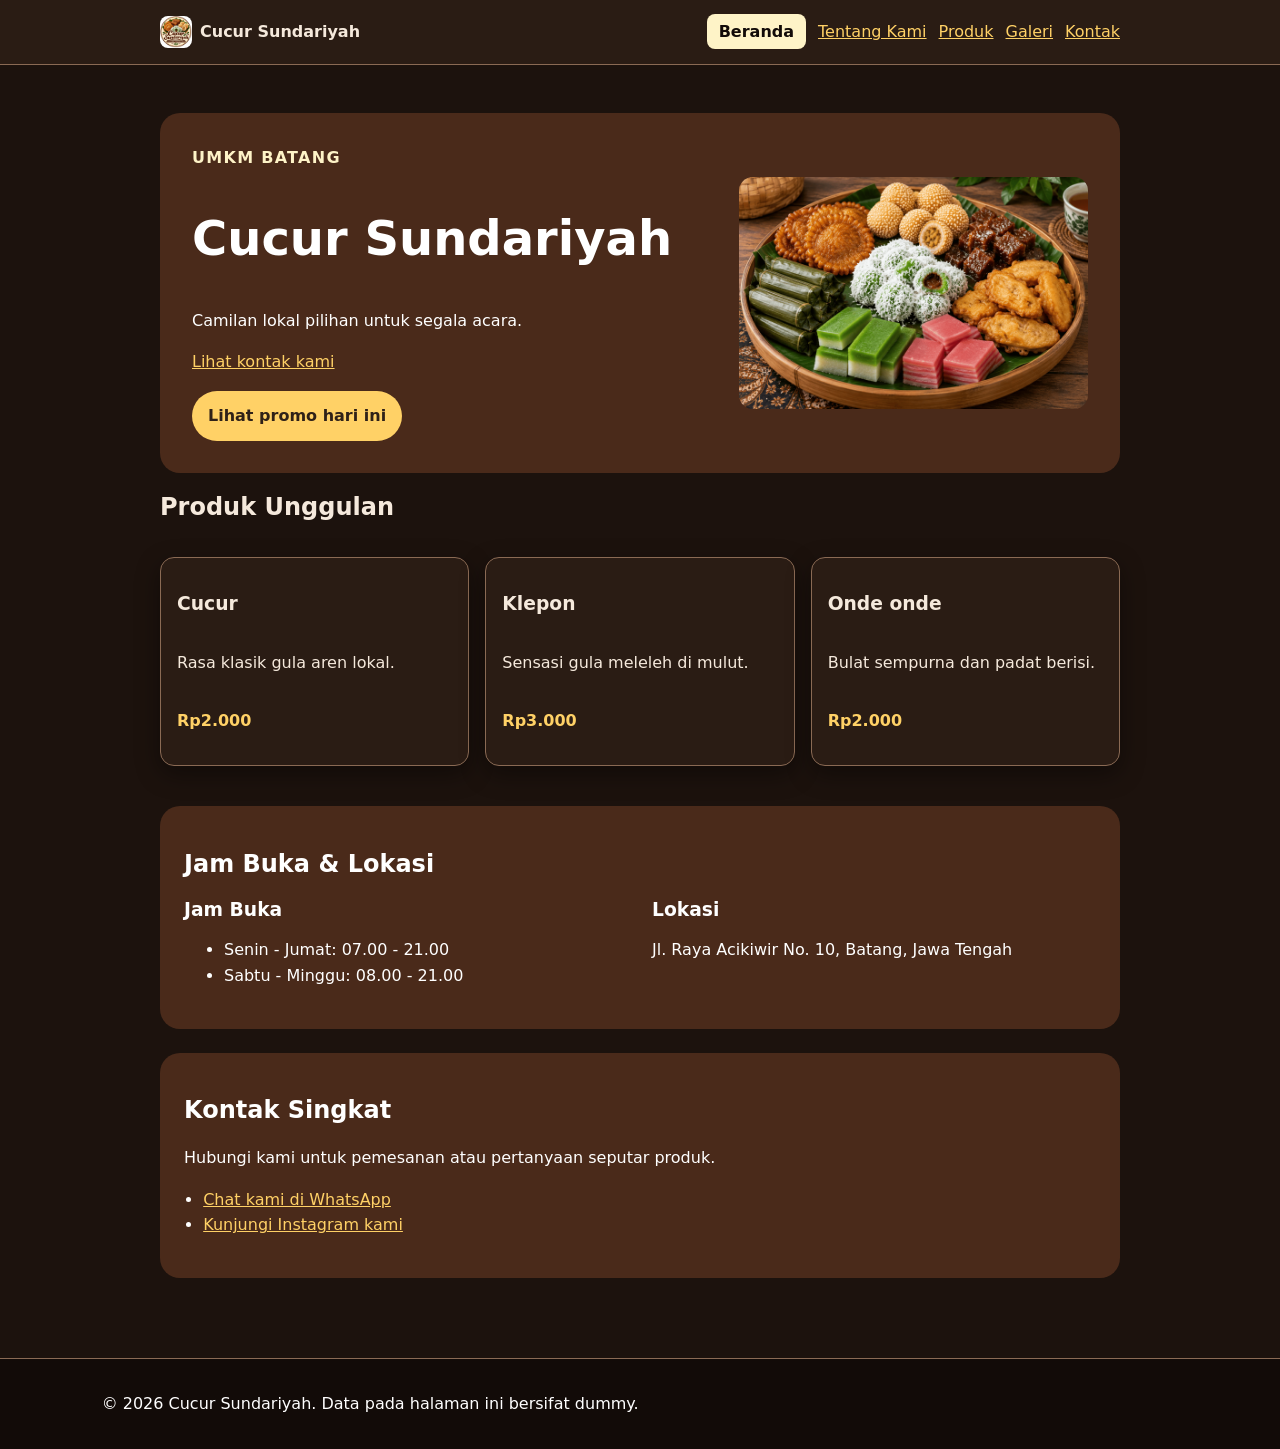
<file: index.html>
<!doctype html>
<html lang="id">
  <head>
    <meta charset="utf-8" />
    <meta name="viewport" content="width=device-width, initial-scale=1" />
    <title>Cucur Sundariyah - Website UMKM</title>
    <link rel="stylesheet" href="css/style.css" />
    <script src="js/app.js" defer></script>
  </head>
  <body>
    <a class="skip-link" href="#konten">Lewati ke konten utama</a>
    <header class="site-header">
      <nav class="nav" aria-label="Navigasi utama">
        <a class="brand" href="index.html">
          <img
            src="assets/images/logo-umkm.jpeg"
            alt=""
            width="32"
            height="32"
          />
          Cucur Sundariyah
        </a>
        <button
          class="nav-toggle"
          type="button"
          aria-expanded="false"
          aria-controls="menu-utama"
          aria-label="Menu navigasi"
        >
          <span class="nav-toggle-bar" aria-hidden="true"></span>
        </button>
        <ul id="menu-utama">
          <li><a aria-current="page" href="index.html">Beranda</a></li>
          <li><a href="tentang.html">Tentang Kami</a></li>
          <li><a href="produk.html">Produk</a></li>
          <li><a href="galeri.html">Galeri</a></li>
          <li><a href="kontak.html">Kontak</a></li>
        </ul>
      </nav>
    </header>

    <main id="konten" class="page">
      <section class="hero" aria-labelledby="hero-title">
        <div class="hero-content">
          <p class="eyebrow">UMKM Batang</p>
          <h1 id="hero-title">Cucur Sundariyah</h1>
          <p>Camilan lokal pilihan untuk segala acara.</p>
          <p><a href="#kontak">Lihat kontak kami</a></p>
          <button id="promoButton" type="button">Lihat promo hari ini</button>
        </div>
        <img
          class="hero-image"
          src="assets/images/foto-jajanan.png"
          alt="Aneka jajanan lokal yang tersedia di toko kami"
          width="1536"
          height="1024"
        />
      </section>

      <section aria-labelledby="produk-title">
        <h2 id="produk-title">Produk Unggulan</h2>
        <div class="product-list">
          <article class="product-card">
            <h3>Cucur</h3>
            <p>Rasa klasik gula aren lokal.</p>
            <p class="price">Rp2.000</p>
          </article>
          <article class="product-card">
            <h3>Klepon</h3>
            <p>Sensasi gula meleleh di mulut.</p>
            <p class="price">Rp3.000</p>
          </article>
          <article class="product-card">
            <h3>Onde onde</h3>
            <p>Bulat sempurna dan padat berisi.</p>
            <p class="price">Rp2.000</p>
          </article>
        </div>
      </section>

      <section aria-labelledby="info-title" class="info">
        <h2 id="info-title">Jam Buka &amp; Lokasi</h2>
        <div class="info-content">
          <div class="jam">
            <h3>Jam Buka</h3>
            <ul>
              <li>Senin - Jumat: 07.00 - 21.00</li>
              <li>Sabtu - Minggu: 08.00 - 21.00</li>
            </ul>
          </div>
          <div class="lokasi">
            <h3>Lokasi</h3>
            <p>Jl. Raya Acikiwir No. 10, Batang, Jawa Tengah</p>
          </div>
        </div>
      </section>

      <section id="kontak" aria-labelledby="kontak-title" class="info">
        <h2 id="kontak-title">Kontak Singkat</h2>
        <p>Hubungi kami untuk pemesanan atau pertanyaan seputar produk.</p>
        <ul class="kontak-list">
          <li>
            <a href="https://wa.me/6282116013419">Chat kami di WhatsApp</a>
          </li>
          <li>
            <a href="https://instagram.com/cucursundariyah"
              >Kunjungi Instagram kami</a
            >
          </li>
        </ul>
      </section>
    </main>
    <footer class="site-footer">
      <div class="footer-content">
        <p>
          &copy; 2026 Cucur Sundariyah. Data pada halaman ini bersifat dummy.
        </p>
      </div>
    </footer>
    <script src="js/script.js"></script>
  </body>
</html>
</file>
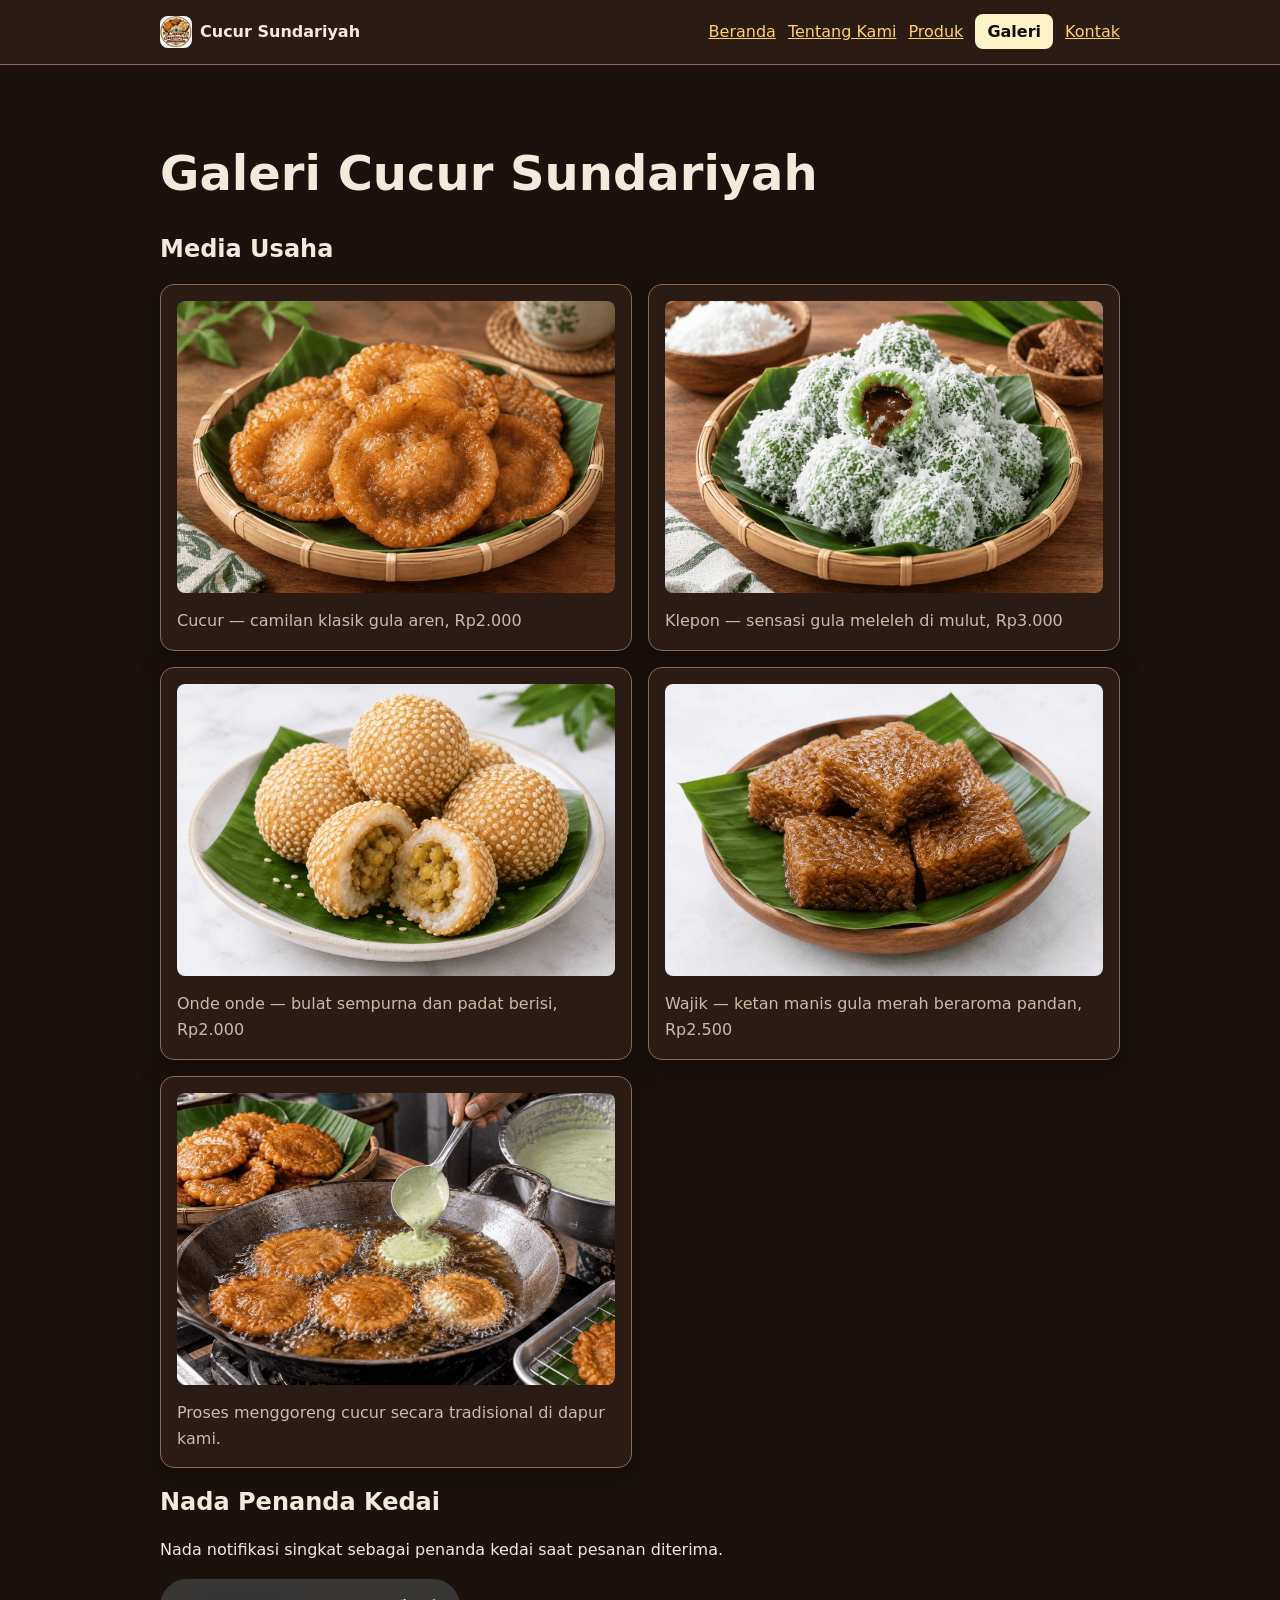
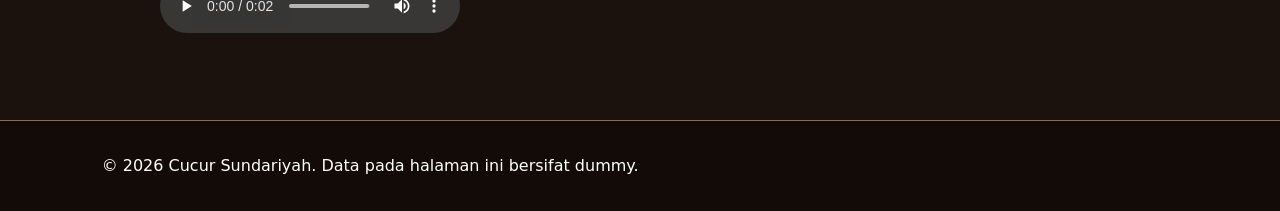
<file: galeri.html>
<!doctype html>
<html lang="id">
  <head>
    <meta charset="utf-8" />
    <meta name="viewport" content="width=device-width, initial-scale=1" />
    <title>Galeri Cucur Sundariyah - Website UMKM</title>
    <link rel="stylesheet" href="css/style.css" />
    <script src="js/app.js" defer></script>
  </head>
  <body>
    <a class="skip-link" href="#konten">Lewati ke konten utama</a>
    <header class="site-header">
      <nav class="nav" aria-label="Navigasi utama">
        <a class="brand" href="index.html">
          <img
            src="assets/images/logo-umkm.jpeg"
            alt=""
            width="32"
            height="32"
          />
          Cucur Sundariyah
        </a>
        <button
          class="nav-toggle"
          type="button"
          aria-expanded="false"
          aria-controls="menu-utama"
          aria-label="Menu navigasi"
        >
          <span class="nav-toggle-bar" aria-hidden="true"></span>
        </button>
        <ul id="menu-utama">
          <li><a href="index.html">Beranda</a></li>
          <li><a href="tentang.html">Tentang Kami</a></li>
          <li><a href="produk.html">Produk</a></li>
          <li><a aria-current="page" href="galeri.html">Galeri</a></li>
          <li><a href="kontak.html">Kontak</a></li>
        </ul>
      </nav>
    </header>
    <main id="konten" class="page">
      <h1>Galeri Cucur Sundariyah</h1>

      <section aria-labelledby="media-title">
        <h2 id="media-title">Media Usaha</h2>
        <div class="gallery-grid">
          <figure class="galeri-item">
            <img
              src="assets/images/cucur.jpeg"
              alt="Cucur dengan taburan gula aren di atas daun pisang"
              width="1500"
              height="1000"
              loading="lazy"
            />
            <figcaption>
              Cucur &mdash; camilan klasik gula aren, Rp2.000
            </figcaption>
          </figure>
          <figure class="galeri-item">
            <img
              src="assets/images/klepon.jpeg"
              alt="Klepon hijau dengan isian gula merah cair"
              width="1500"
              height="1000"
              loading="lazy"
            />
            <figcaption>
              Klepon &mdash; sensasi gula meleleh di mulut, Rp3.000
            </figcaption>
          </figure>
          <figure class="galeri-item">
            <img
              src="assets/images/onde-onde.jpeg"
              alt="Onde onde bertabur wijen berbentuk bulat"
              width="1500"
              height="1000"
              loading="lazy"
            />
            <figcaption>
              Onde onde &mdash; bulat sempurna dan padat berisi, Rp2.000
            </figcaption>
          </figure>
          <figure class="galeri-item">
            <img
              src="assets/images/wajik.jpeg"
              alt="Wajik ketan berbentuk belah ketupat di atas daun pisang"
              width="1500"
              height="1000"
              loading="lazy"
            />
            <figcaption>
              Wajik &mdash; ketan manis gula merah beraroma pandan, Rp2.500
            </figcaption>
          </figure>
          <figure class="galeri-item">
            <img
              src="assets/images/proses-goreng.jpeg"
              alt="Wajan berisi adonan cucur yang sedang digoreng"
              width="1500"
              height="1000"
              loading="lazy"
            />
            <figcaption>
              Proses menggoreng cucur secara tradisional di dapur kami.
            </figcaption>
          </figure>
        </div>
      </section>

      <section aria-labelledby="audio-title">
        <h2 id="audio-title">Nada Penanda Kedai</h2>
        <p id="audio-note">
          Nada notifikasi singkat sebagai penanda kedai saat pesanan diterima.
        </p>
        <audio
          controls
          aria-describedby="audio-note"
          src="assets/audio/notifikasi-toko.mp3"
        >
          Browser Anda tidak mendukung pemutar audio.
        </audio>
      </section>
    </main>
    <footer class="site-footer">
      <p>&copy; 2026 Cucur Sundariyah. Data pada halaman ini bersifat dummy.</p>
    </footer>
  </body>
</html>
</file>
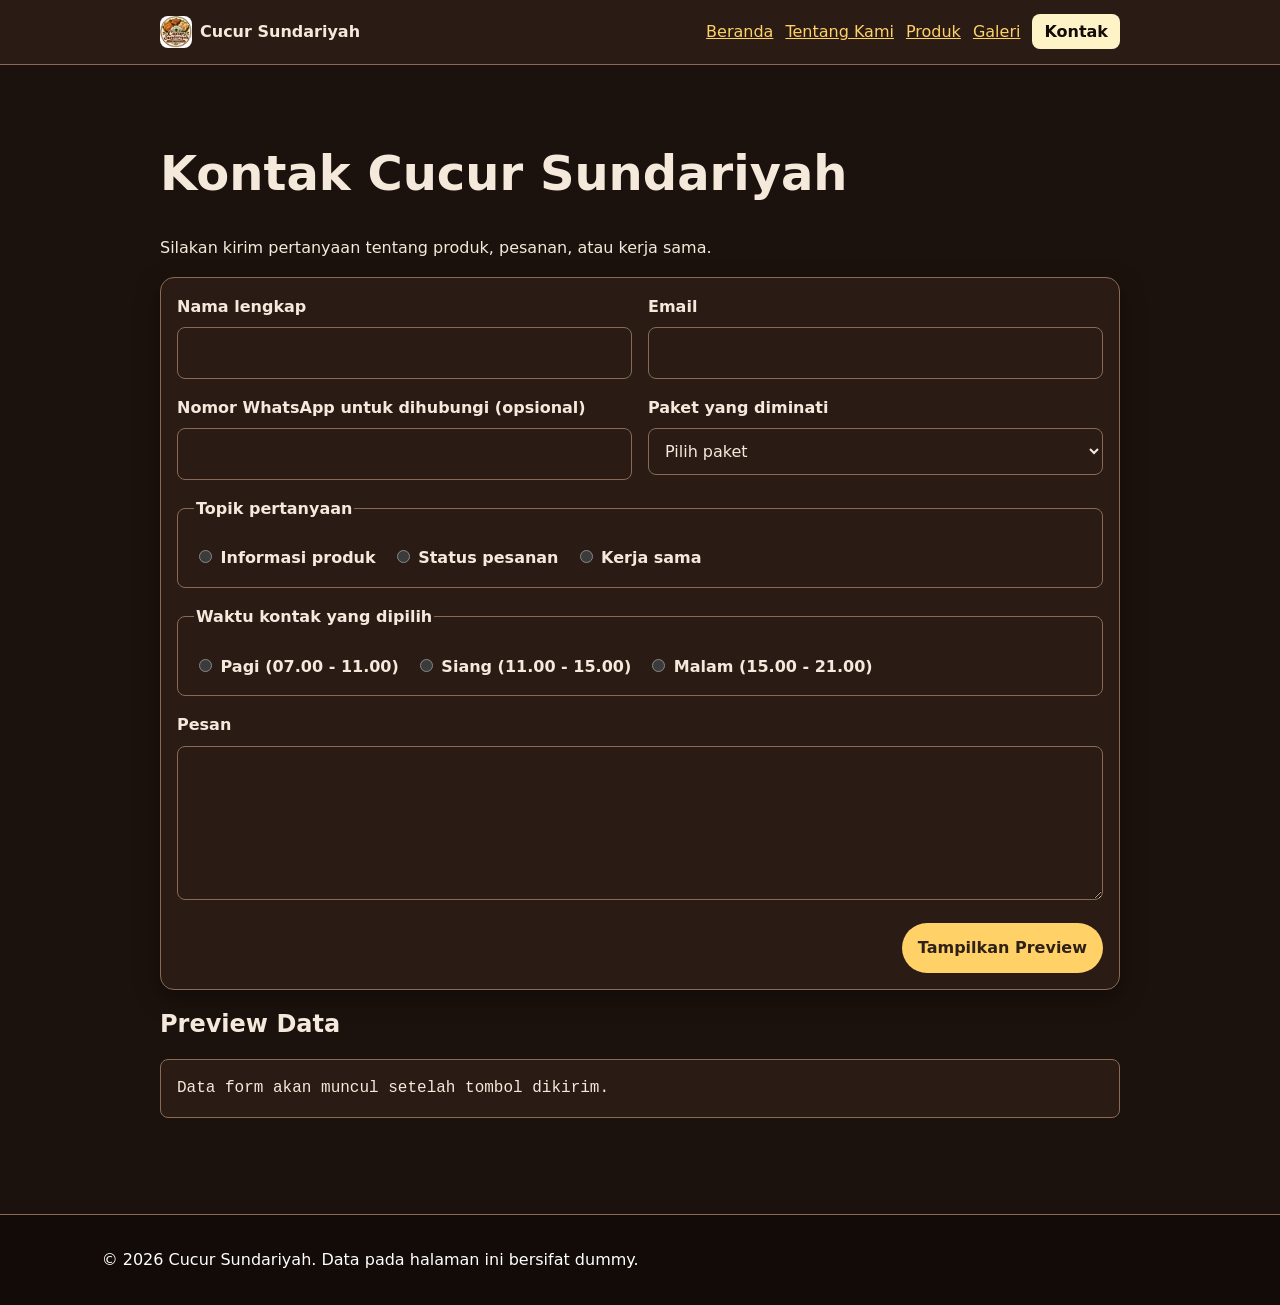
<file: kontak.html>
<!doctype html>
<html lang="id">
  <head>
    <meta charset="utf-8" />
    <meta name="viewport" content="width=device-width, initial-scale=1" />
    <title>Kontak Cucur Sundariyah - Website UMKM</title>
    <link rel="stylesheet" href="css/style.css" />
    <script src="js/app.js" defer></script>
    <script src="js/form.js" defer></script>
  </head>
  <body>
    <a class="skip-link" href="#konten">Lewati ke konten utama</a>
    <header class="site-header">
      <nav class="nav" aria-label="Navigasi utama">
        <a class="brand" href="index.html">
          <img
            src="assets/images/logo-umkm.jpeg"
            alt=""
            width="32"
            height="32"
          />
          Cucur Sundariyah
        </a>
        <button
          class="nav-toggle"
          type="button"
          aria-expanded="false"
          aria-controls="menu-utama"
          aria-label="Menu navigasi"
        >
          <span class="nav-toggle-bar" aria-hidden="true"></span>
        </button>
        <ul id="menu-utama">
          <li><a href="index.html">Beranda</a></li>
          <li><a href="tentang.html">Tentang Kami</a></li>
          <li><a href="produk.html">Produk</a></li>
          <li><a href="galeri.html">Galeri</a></li>
          <li><a aria-current="page" href="kontak.html">Kontak</a></li>
        </ul>
      </nav>
    </header>
    <main id="konten" class="page">
      <h1>Kontak Cucur Sundariyah</h1>
      <p>Silakan kirim pertanyaan tentang produk, pesanan, atau kerja sama.</p>

      <form id="form-kontak" action="#" method="post">
        <div class="form-grid">
          <div class="field">
            <label for="nama">Nama lengkap</label>
            <input
              id="nama"
              name="nama"
              type="text"
              autocomplete="name"
              required
              minlength="3"
            />
          </div>

          <div class="field">
            <label for="email">Email</label>
            <input
              id="email"
              name="email"
              type="email"
              autocomplete="email"
              required
            />
          </div>

          <div class="field">
            <label for="telepon"
              >Nomor WhatsApp untuk dihubungi (opsional)</label
            >
            <input id="telepon" name="telepon" type="tel" autocomplete="tel" />
          </div>

          <div class="field">
            <label for="paket">Paket yang diminati</label>
            <select id="paket" name="paket" required>
              <option value="">Pilih paket</option>
              <option value="harian">Camilan harian</option>
              <option value="acara">Paket acara/hajatan</option>
              <option value="tester">Paket tester</option>
            </select>
          </div>
        </div>

        <fieldset>
          <legend>Topik pertanyaan</legend>
          <div class="radio-group">
            <label
              ><input type="radio" name="topik" value="produk" required />
              Informasi produk</label
            >
            <label
              ><input type="radio" name="topik" value="pesanan" /> Status
              pesanan</label
            >
            <label
              ><input type="radio" name="topik" value="kerja-sama" /> Kerja
              sama</label
            >
          </div>
        </fieldset>

        <fieldset>
          <legend>Waktu kontak yang dipilih</legend>
          <div class="radio-group">
            <label
              ><input type="radio" name="waktu" value="pagi" /> Pagi (07.00 -
              11.00)</label
            >
            <label
              ><input type="radio" name="waktu" value="siang" /> Siang (11.00 -
              15.00)</label
            >
            <label
              ><input type="radio" name="waktu" value="malam" /> Malam (15.00 -
              21.00)</label
            >
          </div>
        </fieldset>

        <div class="field">
          <label for="pesan">Pesan</label>
          <textarea
            id="pesan"
            name="pesan"
            rows="5"
            required
            minlength="10"
          ></textarea>
        </div>

        <div class="form-actions">
          <button type="submit">Tampilkan Preview</button>
        </div>
      </form>

      <section aria-labelledby="preview-title">
        <h2 id="preview-title">Preview Data</h2>
        <pre id="preview-form" aria-live="polite">
Data form akan muncul setelah tombol dikirim.</pre
        >
      </section>
    </main>
    <footer class="site-footer">
      <p>&copy; 2026 Cucur Sundariyah. Data pada halaman ini bersifat dummy.</p>
    </footer>
  </body>
</html>
</file>
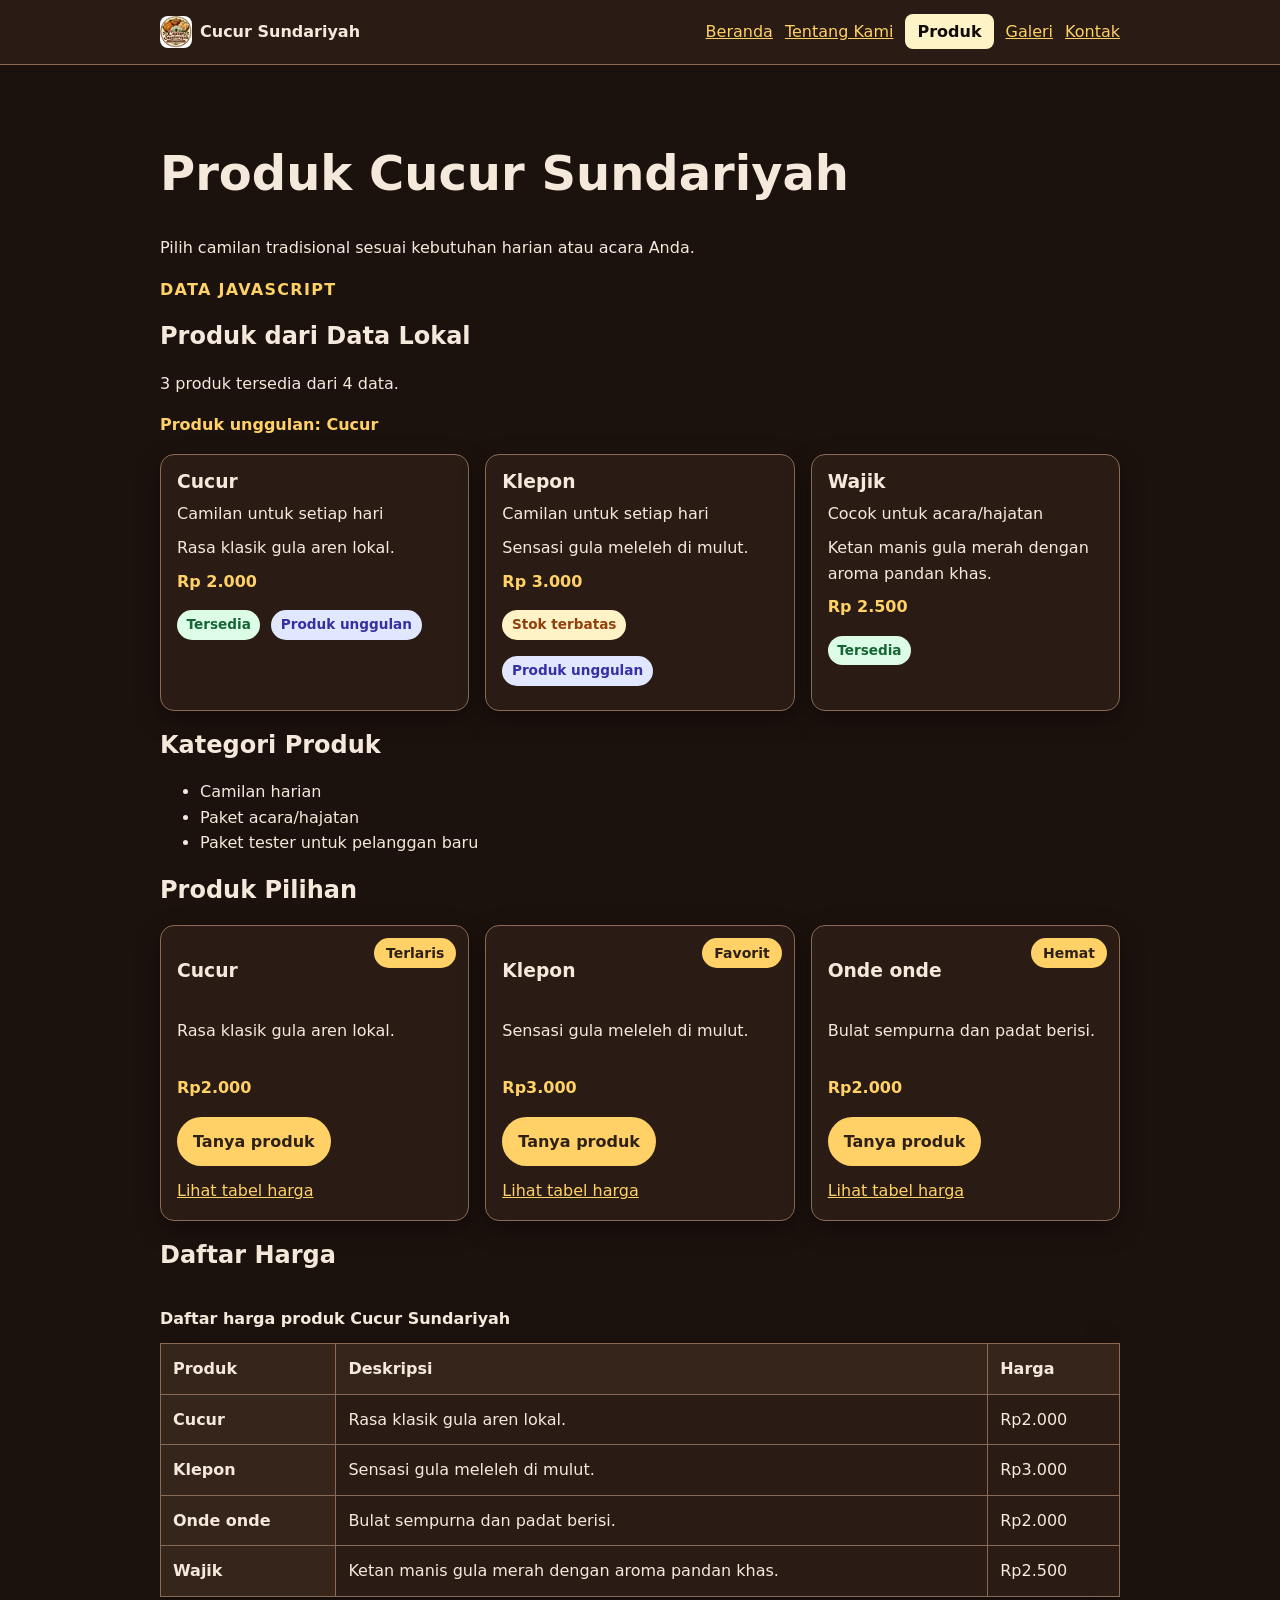
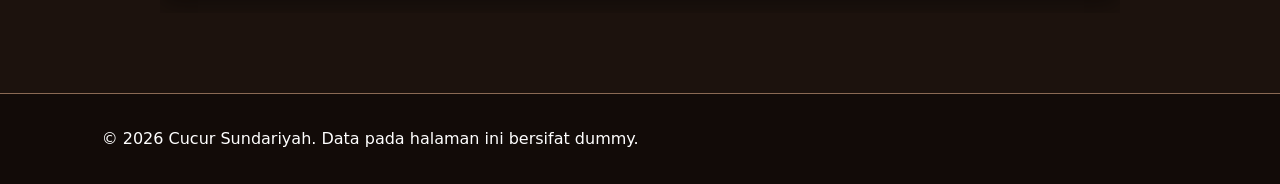
<file: produk.html>
<!doctype html>
<html lang="id">
  <head>
    <meta charset="utf-8" />
    <meta name="viewport" content="width=device-width, initial-scale=1" />
    <title>Produk Cucur Sundariyah - Website UMKM</title>
    <link rel="stylesheet" href="css/style.css" />
    <script src="js/app.js" defer></script>
  </head>
  <body>
    <a class="skip-link" href="#konten">Lewati ke konten utama</a>
    <header class="site-header">
      <nav class="nav" aria-label="Navigasi utama">
        <a class="brand" href="index.html">
          <img
            src="assets/images/logo-umkm.jpeg"
            alt=""
            width="32"
            height="32"
          />
          Cucur Sundariyah
        </a>
        <button
          class="nav-toggle"
          type="button"
          aria-expanded="false"
          aria-controls="menu-utama"
          aria-label="Menu navigasi"
        >
          <span class="nav-toggle-bar" aria-hidden="true"></span>
        </button>
        <ul id="menu-utama">
          <li><a href="index.html">Beranda</a></li>
          <li><a href="tentang.html">Tentang Kami</a></li>
          <li><a aria-current="page" href="produk.html">Produk</a></li>
          <li><a href="galeri.html">Galeri</a></li>
          <li><a href="kontak.html">Kontak</a></li>
        </ul>
      </nav>
    </header>
    <main id="konten" class="page">
      <h1>Produk Cucur Sundariyah</h1>
      <p>Pilih camilan tradisional sesuai kebutuhan harian atau acara Anda.</p>

      <section class="section" aria-labelledby="produk-dinamis-title">
        <div class="section-header">
          <p class="eyebrow">Data JavaScript</p>
          <h2 id="produk-dinamis-title">Produk dari Data Lokal</h2>
          <p id="produk-ringkasan">
            Data produk akan dimuat melalui JavaScript.
          </p>
          <p id="produk-unggulan">
            Produk unggulan akan ditentukan melalui JavaScript.
          </p>
        </div>
        <div id="produk-dinamis" class="js-product-grid"></div>
      </section>

      <section aria-labelledby="kategori-title">
        <h2 id="kategori-title">Kategori Produk</h2>
        <ul>
          <li>Camilan harian</li>
          <li>Paket acara/hajatan</li>
          <li>Paket tester untuk pelanggan baru</li>
        </ul>
      </section>

      <section aria-labelledby="produk-pilihan-title">
        <h2 id="produk-pilihan-title">Produk Pilihan</h2>
        <div class="product-grid">
          <article class="product-card">
            <span class="product-badge">Terlaris</span>
            <h3>Cucur</h3>
            <p>Rasa klasik gula aren lokal.</p>
            <p class="price">Rp2.000</p>
            <div class="card-actions">
              <a class="button" href="kontak.html">Tanya produk</a>
              <a href="#harga-title">Lihat tabel harga</a>
            </div>
          </article>

          <article class="product-card">
            <span class="product-badge">Favorit</span>
            <h3>Klepon</h3>
            <p>Sensasi gula meleleh di mulut.</p>
            <p class="price">Rp3.000</p>
            <div class="card-actions">
              <a class="button" href="kontak.html">Tanya produk</a>
              <a href="#harga-title">Lihat tabel harga</a>
            </div>
          </article>

          <article class="product-card">
            <span class="product-badge">Hemat</span>
            <h3>Onde onde</h3>
            <p>Bulat sempurna dan padat berisi.</p>
            <p class="price">Rp2.000</p>
            <div class="card-actions">
              <a class="button" href="kontak.html">Tanya produk</a>
              <a href="#harga-title">Lihat tabel harga</a>
            </div>
          </article>
        </div>
      </section>

      <section aria-labelledby="harga-title">
        <h2 id="harga-title">Daftar Harga</h2>
        <div
          class="table-scroll"
          role="region"
          aria-labelledby="daftar-harga-caption"
          tabindex="0"
        >
          <table>
            <caption id="daftar-harga-caption">
              Daftar harga produk Cucur Sundariyah
            </caption>
            <thead>
              <tr>
                <th scope="col">Produk</th>
                <th scope="col">Deskripsi</th>
                <th scope="col">Harga</th>
              </tr>
            </thead>
            <tbody>
              <tr>
                <th scope="row">Cucur</th>
                <td>Rasa klasik gula aren lokal.</td>
                <td>Rp2.000</td>
              </tr>
              <tr>
                <th scope="row">Klepon</th>
                <td>Sensasi gula meleleh di mulut.</td>
                <td>Rp3.000</td>
              </tr>
              <tr>
                <th scope="row">Onde onde</th>
                <td>Bulat sempurna dan padat berisi.</td>
                <td>Rp2.000</td>
              </tr>
              <tr>
                <th scope="row">Wajik</th>
                <td>Ketan manis gula merah dengan aroma pandan khas.</td>
                <td>Rp2.500</td>
              </tr>
            </tbody>
          </table>
        </div>
      </section>
    </main>
    <footer class="site-footer">
      <p>&copy; 2026 Cucur Sundariyah. Data pada halaman ini bersifat dummy.</p>
    </footer>
  </body>
</html>
</file>
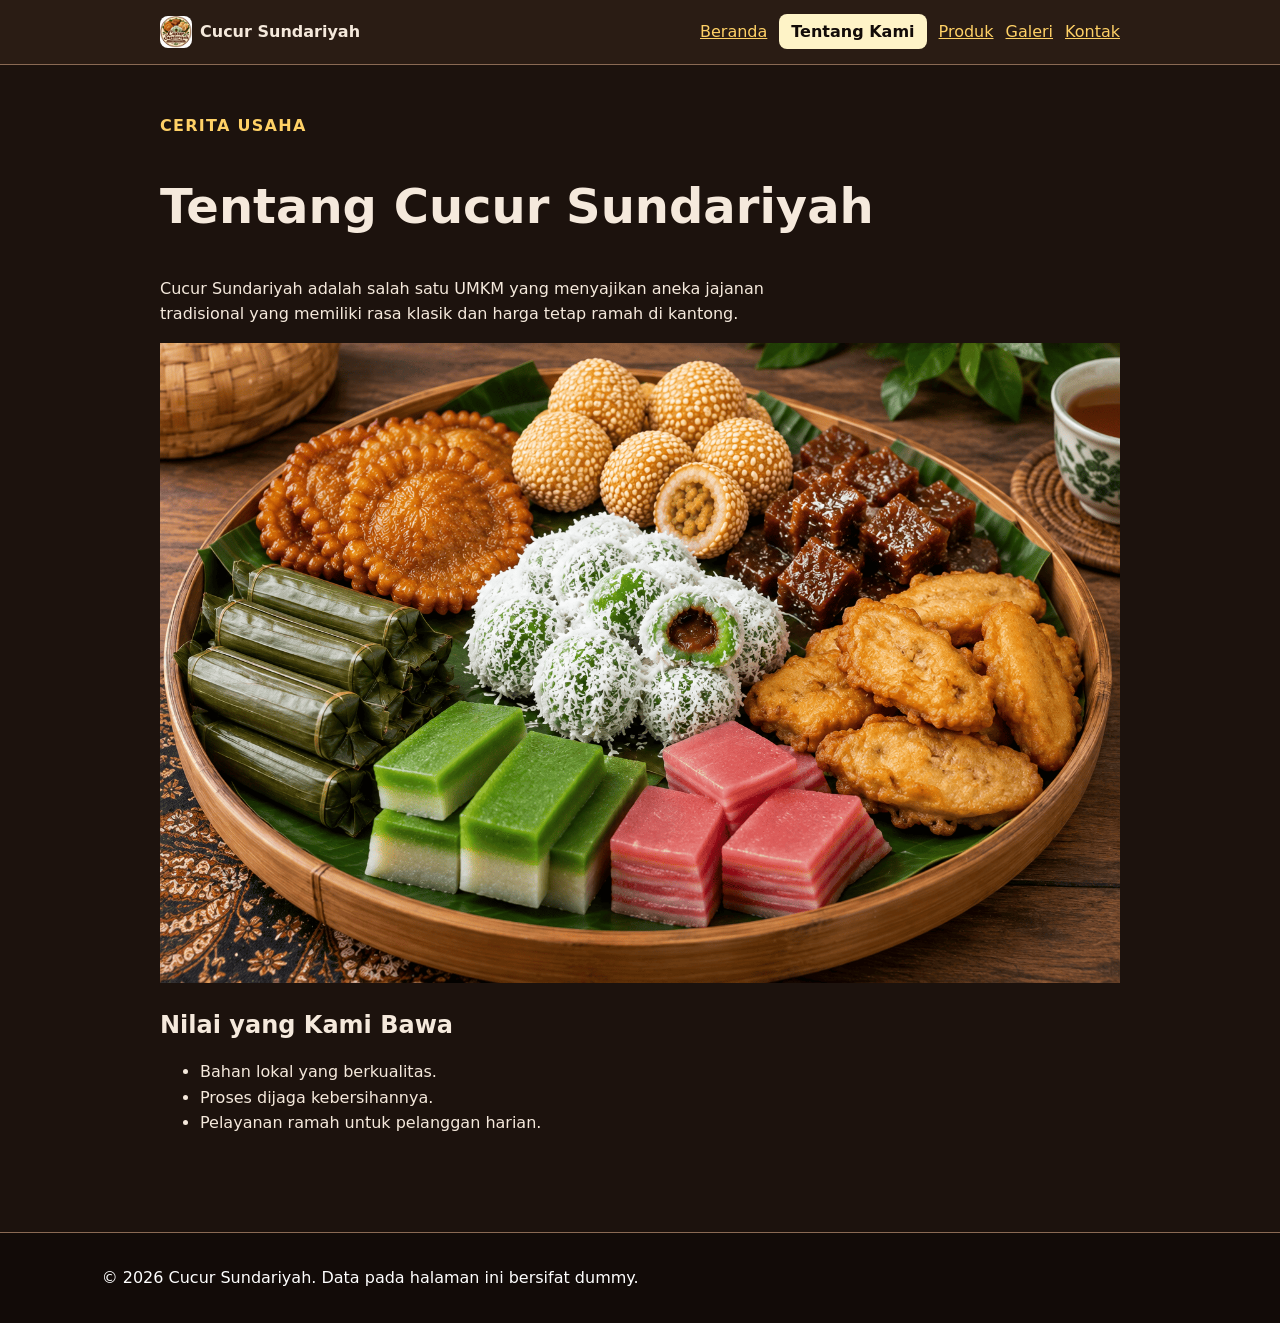
<file: tentang.html>
<!doctype html>
<html lang="id">
  <head>
    <meta charset="utf-8" />
    <meta name="viewport" content="width=device-width, initial-scale=1" />
    <title>Tentang Cucur Sundariyah - Website UMKM</title>
    <link rel="stylesheet" href="css/style.css" />
    <script src="js/app.js" defer></script>
  </head>
  <body>
    <a class="skip-link" href="#konten">Lewati ke konten utama</a>
    <header class="site-header">
      <nav class="nav" aria-label="Navigasi utama">
        <a class="brand" href="index.html">
          <img
            src="assets/images/logo-umkm.jpeg"
            alt=""
            width="32"
            height="32"
          />
          Cucur Sundariyah
        </a>
        <button
          class="nav-toggle"
          type="button"
          aria-expanded="false"
          aria-controls="menu-utama"
          aria-label="Menu navigasi"
        >
          <span class="nav-toggle-bar" aria-hidden="true"></span>
        </button>
        <ul id="menu-utama">
          <li><a href="index.html">Beranda</a></li>
          <li><a aria-current="page" href="tentang.html">Tentang Kami</a></li>
          <li><a href="produk.html">Produk</a></li>
          <li><a href="galeri.html">Galeri</a></li>
          <li><a href="kontak.html">Kontak</a></li>
        </ul>
      </nav>
    </header>
    <main id="konten" class="page">
      <section aria-labelledby="tentang-title">
        <p class="eyebrow">Cerita Usaha</p>
        <h1 id="tentang-title">Tentang Cucur Sundariyah</h1>
        <p>
          Cucur Sundariyah adalah salah satu UMKM yang menyajikan aneka jajanan
          tradisional yang memiliki rasa klasik dan harga tetap ramah di
          kantong.
        </p>
        <img
          src="assets/images/foto-jajanan.png"
          alt="Aneka jajanan lokal yang tersedia di toko kami"
          width="1536"
          height="1024"
          loading="lazy"
        />
      </section>
      <section aria-labelledby="nilai-title">
        <h2 id="nilai-title">Nilai yang Kami Bawa</h2>
        <ul>
          <li>Bahan lokal yang berkualitas.</li>
          <li>Proses dijaga kebersihannya.</li>
          <li>Pelayanan ramah untuk pelanggan harian.</li>
        </ul>
      </section>
    </main>
    <footer class="site-footer">
      <p>&copy; 2026 Cucur Sundariyah. Data pada halaman ini bersifat dummy.</p>
    </footer>
  </body>
</html>
</file>
<file: css/style.css>
:root {
  --color-page: #1c120d;
  --color-primary: #4a2a1a;
  --color-primary-strong: #120b08;
  --color-text: #f5e9dc;
  --color-muted: #cdb9a7;
  --color-surface: #2a1c14;
  --color-surface-soft: #36251b;
  --color-border: #8a6a54;
  --color-focus: #93c5fd;
  --color-accent: #ffd166;
  --color-accent-soft: #fef3c7;
  --color-accent-soft-strong: #fde68a;
  --color-link: #ffd166;
  --color-link-hover: #fde68a;
  --color-on-dark: #ffffff;
  --color-on-accent: #2f2118;

  --space-1: 0.5rem;
  --space-2: 0.75rem;
  --space-3: 1rem;
  --space-4: 1.5rem;
  --space-5: 2rem;
  --space-6: 3rem;

  --radius-sm: 0.5rem;
  --radius-md: 0.875rem;
  --radius-lg: 1.25rem;
  --radius-pill: 999px;

  --shadow-card: 0 0.5rem 1.5rem rgb(0 0 0 / 0.4);
}

*,
*::before,
*::after {
  box-sizing: border-box;
}

html {
  color-scheme: dark;
}

body {
  margin: 0;
  color: var(--color-text);
  background: var(--color-page);
  font-family:
    system-ui,
    -apple-system,
    BlinkMacSystemFont,
    "Segoe UI",
    sans-serif;
  font-size: 1rem;
  line-height: 1.6;
}

/* Media, link, focus, skip link */
img {
  max-width: 100%;
  height: auto;
}
audio {
  max-width: 100%;
}
a {
  color: var(--color-link);
}
a:hover {
  color: var(--color-link-hover);
}
:focus-visible {
  outline: 3px solid var(--color-focus);
  outline-offset: 3px;
}

.skip-link {
  position: absolute;
  top: -5rem;
  left: var(--space-3);
  padding: var(--space-2) var(--space-3);
  color: var(--color-surface);
  background: var(--color-text);
}
.skip-link:focus {
  top: var(--space-3);
}

/* Shell halaman dan navigasi */
.site-header,
.site-footer {
  padding: var(--space-3) var(--space-4);
  background: var(--color-surface);
  border-bottom: 1px solid var(--color-border);
}
.site-footer {
  margin-top: var(--space-5);
  color: var(--color-muted);
  text-align: center;
  background: var(--color-primary-strong);
  border-top: 1px solid var(--color-border);
  border-bottom: 0;
}
.site-footer p {
  color: var(--color-on-dark);
}
.footer-content a,
.kontak-list a {
  color: var(--color-accent);
  text-decoration: underline;
}
.footer-content a:hover,
.kontak-list a:hover {
  color: var(--color-accent-soft-strong);
}
.kontak-list {
  padding-left: 1.2rem;
}

.nav,
.page {
  width: min(100% - 2rem, 60rem);
  margin-inline: auto;
}
.brand {
  display: inline-flex;
  align-items: center;
  gap: var(--space-1);
  margin-bottom: var(--space-2);
  color: var(--color-text);
  font-weight: 800;
  text-decoration: none;
}
.brand img {
  width: 32px;
  height: 32px;
  border-radius: var(--radius-sm);
  object-fit: cover;
}
.nav ul {
  padding: 0;
  margin: 0;
  list-style: none;
}
.nav li {
  display: inline-block;
  margin: 0 var(--space-2) var(--space-1) 0;
}
.nav a[aria-current="page"] {
  padding: var(--space-1) var(--space-2);
  color: var(--color-primary-strong);
  font-weight: 700;
  text-decoration: none;
  background: var(--color-accent-soft);
  border-radius: var(--radius-sm);
}
.page {
  padding-block: var(--space-6);
}

/* Hero, tipografi, tombol */
.hero {
  padding: var(--space-5);
  color: var(--color-on-dark);
  background: var(--color-primary);
  border-radius: var(--radius-lg);
}
.hero a {
  color: var(--color-accent);
}
.hero a:hover {
  color: var(--color-accent-soft-strong);
}
.hero img {
  margin-top: var(--space-3);
  border-radius: var(--radius-md);
  display: block;
}

h1,
h2,
h3 {
  line-height: 1.2;
  text-wrap: balance;
}
h1 {
  font-size: clamp(2rem, 6vw, 3rem);
}
p,
li {
  max-width: 68ch;
}
.eyebrow {
  margin: 0 0 var(--space-1);
  color: var(--color-accent);
  font-weight: 800;
  letter-spacing: 0.08em;
  text-transform: uppercase;
}
.hero .eyebrow {
  color: var(--color-accent-soft);
}
.price {
  color: var(--color-accent);
  font-weight: 800;
}

.button,
button {
  display: inline-block;
  padding: var(--space-2) var(--space-3);
  color: var(--color-on-accent);
  font: inherit;
  font-weight: 700;
  text-decoration: none;
  cursor: pointer;
  background: var(--color-accent);
  border: 0;
  border-radius: var(--radius-pill);
}
.button:hover,
button:hover {
  background: var(--color-accent-soft-strong);
}

/* Card, media, tabel */
.product-card,
.galeri-item,
table,
form {
  margin-block: var(--space-3);
  padding: var(--space-3);
  background: var(--color-surface);
  color: var(--color-text);
  border: 1px solid var(--color-border);
  border-radius: var(--radius-md);
  box-shadow: var(--shadow-card);
}
.product-list {
  display: flex;
  flex-wrap: wrap;
  gap: var(--space-3);
}
.product-card {
  flex: 1;
  min-width: 200px;
}
.galeri-item {
  margin-block: 0;
}
.galeri-item img {
  border-radius: var(--radius-sm);
}
figure {
  margin-inline: 0;
}
figcaption {
  color: var(--color-muted);
}
caption {
  color: var(--color-text);
}
figcaption {
  margin-top: var(--space-1);
}
table {
  width: 100%;
  border-collapse: collapse;
  border-radius: 0;
}
caption {
  margin-bottom: var(--space-2);
  font-weight: 700;
  text-align: left;
}
th,
td {
  padding: var(--space-2);
  text-align: left;
  border: 1px solid var(--color-border);
}
th {
  background: var(--color-surface-soft);
}

.info {
  margin-top: var(--space-4);
  padding: var(--space-4);
  color: var(--color-on-dark);
  background: var(--color-primary);
  border-radius: var(--radius-lg);
}
.info-content {
  display: flex;
  flex-wrap: wrap;
  gap: var(--space-4);
  margin-top: var(--space-2);
}
.jam,
.lokasi {
  flex: 1;
  min-width: 200px;
}
.jam h3,
.lokasi h3 {
  margin: 0 0 var(--space-1);
}

/* Form dan preview */
.field {
  margin-bottom: var(--space-3);
}
.field label,
fieldset label,
legend {
  display: block;
  margin-bottom: var(--space-1);
  font-weight: 700;
}
.field input,
.field select,
.field textarea,
input[type="text"],
input[type="email"],
input[type="tel"],
select,
textarea {
  width: 100%;
  padding: var(--space-2);
  color: inherit;
  font: inherit;
  background: var(--color-surface);
  border: 1px solid var(--color-border);
  border-radius: var(--radius-sm);
}
input[type="radio"],
input[type="checkbox"] {
  width: auto;
}
fieldset {
  margin: 0 0 var(--space-3);
  padding: var(--space-3);
  border: 1px solid var(--color-border);
  border-radius: var(--radius-sm);
}
#preview-form {
  padding: var(--space-3);
  white-space: pre-wrap;
  color: var(--color-text);
  background: var(--color-surface);
  border: 1px solid var(--color-border);
  border-radius: var(--radius-sm);
}

/* P06 - Flexbox (satu dimensi) - baseline mobile P07 */
.nav {
  display: flex;
  flex-direction: column;
  gap: var(--space-3);
  align-items: flex-start;
}
.brand {
  margin-bottom: 0;
}
.nav ul {
  display: flex;
  flex-direction: column;
  gap: var(--space-2);
  flex-wrap: wrap;
}
.nav li {
  margin: 0;
}

.product-card {
  display: flex;
  flex-direction: column;
}
.product-badge {
  align-self: flex-start;
  padding: 0.25rem var(--space-2);
  color: var(--color-on-accent);
  font-size: 0.875rem;
  font-weight: 800;
  background: var(--color-accent);
  border-radius: var(--radius-pill);
}
.card-actions {
  display: flex;
  gap: var(--space-2);
  align-items: center;
  flex-wrap: wrap;
  margin-top: auto;
}

/* P06 - Grid (dua dimensi) - baseline mobile P07 */
.hero {
  display: grid;
  grid-template-columns: 1fr;
  gap: var(--space-4);
  align-items: center;
}
.hero .hero-image {
  width: 100%;
  margin-top: 0;
  border-radius: var(--radius-md);
}
.product-grid,
.gallery-grid {
  display: grid;
  grid-template-columns: 1fr;
  gap: var(--space-3);
}
.product-grid .product-card {
  margin-block: 0;
}

/* P06 - Positioning (lokal) */
.product-card {
  position: relative;
}
.product-badge {
  position: absolute;
  top: var(--space-2);
  right: var(--space-2);
}

/* P06 Tugas - Layout form kontak - baseline mobile P07 */
.form-grid {
  display: grid;
  grid-template-columns: 1fr;
  gap: var(--space-3);
  margin-bottom: var(--space-3);
}
.form-grid .field {
  margin-bottom: 0;
}
.radio-group {
  display: flex;
  flex-wrap: wrap;
  gap: var(--space-3);
}
.radio-group label {
  margin-bottom: 0;
}
.form-actions {
  display: flex;
  gap: var(--space-2);
  justify-content: flex-end;
}

/* P07 - Tabel dengan overflow lokal */
.table-scroll {
  max-width: 100%;
  overflow-x: auto;
}
.table-scroll:focus-visible {
  outline: 3px solid var(--color-focus);
  outline-offset: 3px;
}
.table-scroll table {
  min-width: 40rem;
}

/* P07 - Breakpoint berbasis konten (mobile-first) */
@media (min-width: 42rem) {
  .nav ul {
    flex-direction: row;
  }
  .gallery-grid {
    grid-template-columns: repeat(2, minmax(0, 1fr));
  }
}

@media (min-width: 48rem) {
  .hero {
    grid-template-columns: 1.2fr 0.8fr;
  }
  .product-grid {
    grid-template-columns: repeat(2, minmax(0, 1fr));
  }
}

@media (min-width: 49rem) {
  .form-grid {
    grid-template-columns: repeat(2, minmax(0, 1fr));
  }
}

@media (min-width: 60rem) {
  .nav {
    flex-direction: row;
    align-items: center;
    justify-content: space-between;
  }
  .product-grid {
    grid-template-columns: repeat(3, minmax(0, 1fr));
  }
}

/* P09 - Output JavaScript: kartu produk dinamis dan badge stok */
.js-product-grid {
  display: grid;
  grid-template-columns: repeat(auto-fit, minmax(min(14rem, 100%), 1fr));
  gap: var(--space-3);
}
.js-product-card {
  padding: var(--space-3);
  background: var(--color-surface);
  border: 1px solid var(--color-border);
  border-radius: var(--radius-md);
  box-shadow: var(--shadow-card);
}
.js-product-card h3 {
  margin: 0 0 var(--space-1);
}
.js-product-card p {
  margin: 0 0 var(--space-1);
}
.stock-badge {
  display: inline-flex;
  margin: var(--space-1) 0.35rem var(--space-1) 0;
  padding: 0.25rem 0.6rem;
  color: #166534;
  font-size: 0.85rem;
  font-weight: 700;
  background: #dcfce7;
  border-radius: var(--radius-pill);
}
.stock-badge.warning {
  color: #92400e;
  background: #fef3c7;
}
.stock-badge.empty {
  color: #991b1b;
  background: #fee2e2;
}
.stock-badge.featured {
  color: #3730a3;
  background: #e0e7ff;
}
#produk-unggulan {
  font-weight: 700;
  color: var(--color-accent);
}
/* Menu hamburger (mobile-first). Class .js-ready ditambahkan oleh JavaScript,
   jadi tanpa JS menu tetap tampil seperti biasa. */
.nav-toggle {
  display: none;
}
.nav-toggle-bar,
.nav-toggle-bar::before,
.nav-toggle-bar::after {
  display: block;
  width: 1.25rem;
  height: 2px;
  background: currentColor;
  border-radius: 1px;
  transition:
    transform 0.2s ease,
    background-color 0.2s ease;
}
.nav-toggle-bar {
  position: relative;
}
.nav-toggle-bar::before,
.nav-toggle-bar::after {
  content: "";
  position: absolute;
  left: 0;
}
.nav-toggle-bar::before {
  top: -0.4rem;
}
.nav-toggle-bar::after {
  top: 0.4rem;
}

.nav.js-ready {
  flex-direction: row;
  flex-wrap: wrap;
  gap: var(--space-2);
  align-items: center;
  justify-content: space-between;
  width: 100%;
}
.nav.js-ready .nav-toggle {
  display: inline-flex;
  align-items: center;
  justify-content: center;
  min-width: 2.75rem;
  min-height: 2.75rem;
  padding: 0;
  color: var(--color-text);
  background: transparent;
  border: 1px solid var(--color-border);
  border-radius: var(--radius-sm);
}
.nav.js-ready .nav-toggle:hover {
  background: var(--color-surface-soft);
}
.nav.js-ready ul {
  display: none;
  flex-basis: 100%;
}
.nav.js-ready.is-open ul {
  display: flex;
}
.nav.js-ready.is-open .nav-toggle-bar {
  background: transparent;
}
.nav.js-ready.is-open .nav-toggle-bar::before {
  transform: translateY(0.4rem) rotate(45deg);
}
.nav.js-ready.is-open .nav-toggle-bar::after {
  transform: translateY(-0.4rem) rotate(-45deg);
}

@media (min-width: 42rem) {
  .nav.js-ready {
    flex-direction: column;
    flex-wrap: nowrap;
    gap: var(--space-3);
    align-items: flex-start;
    justify-content: flex-start;
    width: min(100% - 2rem, 60rem);
  }
  .nav.js-ready .nav-toggle {
    display: none;
  }
  .nav.js-ready ul {
    display: flex;
    flex-basis: auto;
  }
}

@media (min-width: 60rem) {
  .nav.js-ready {
    flex-direction: row;
    align-items: center;
    justify-content: space-between;
  }
}

@media (prefers-reduced-motion: reduce) {
  .nav-toggle-bar,
  .nav-toggle-bar::before,
  .nav-toggle-bar::after {
    transition: none;
  }
}
</file>
